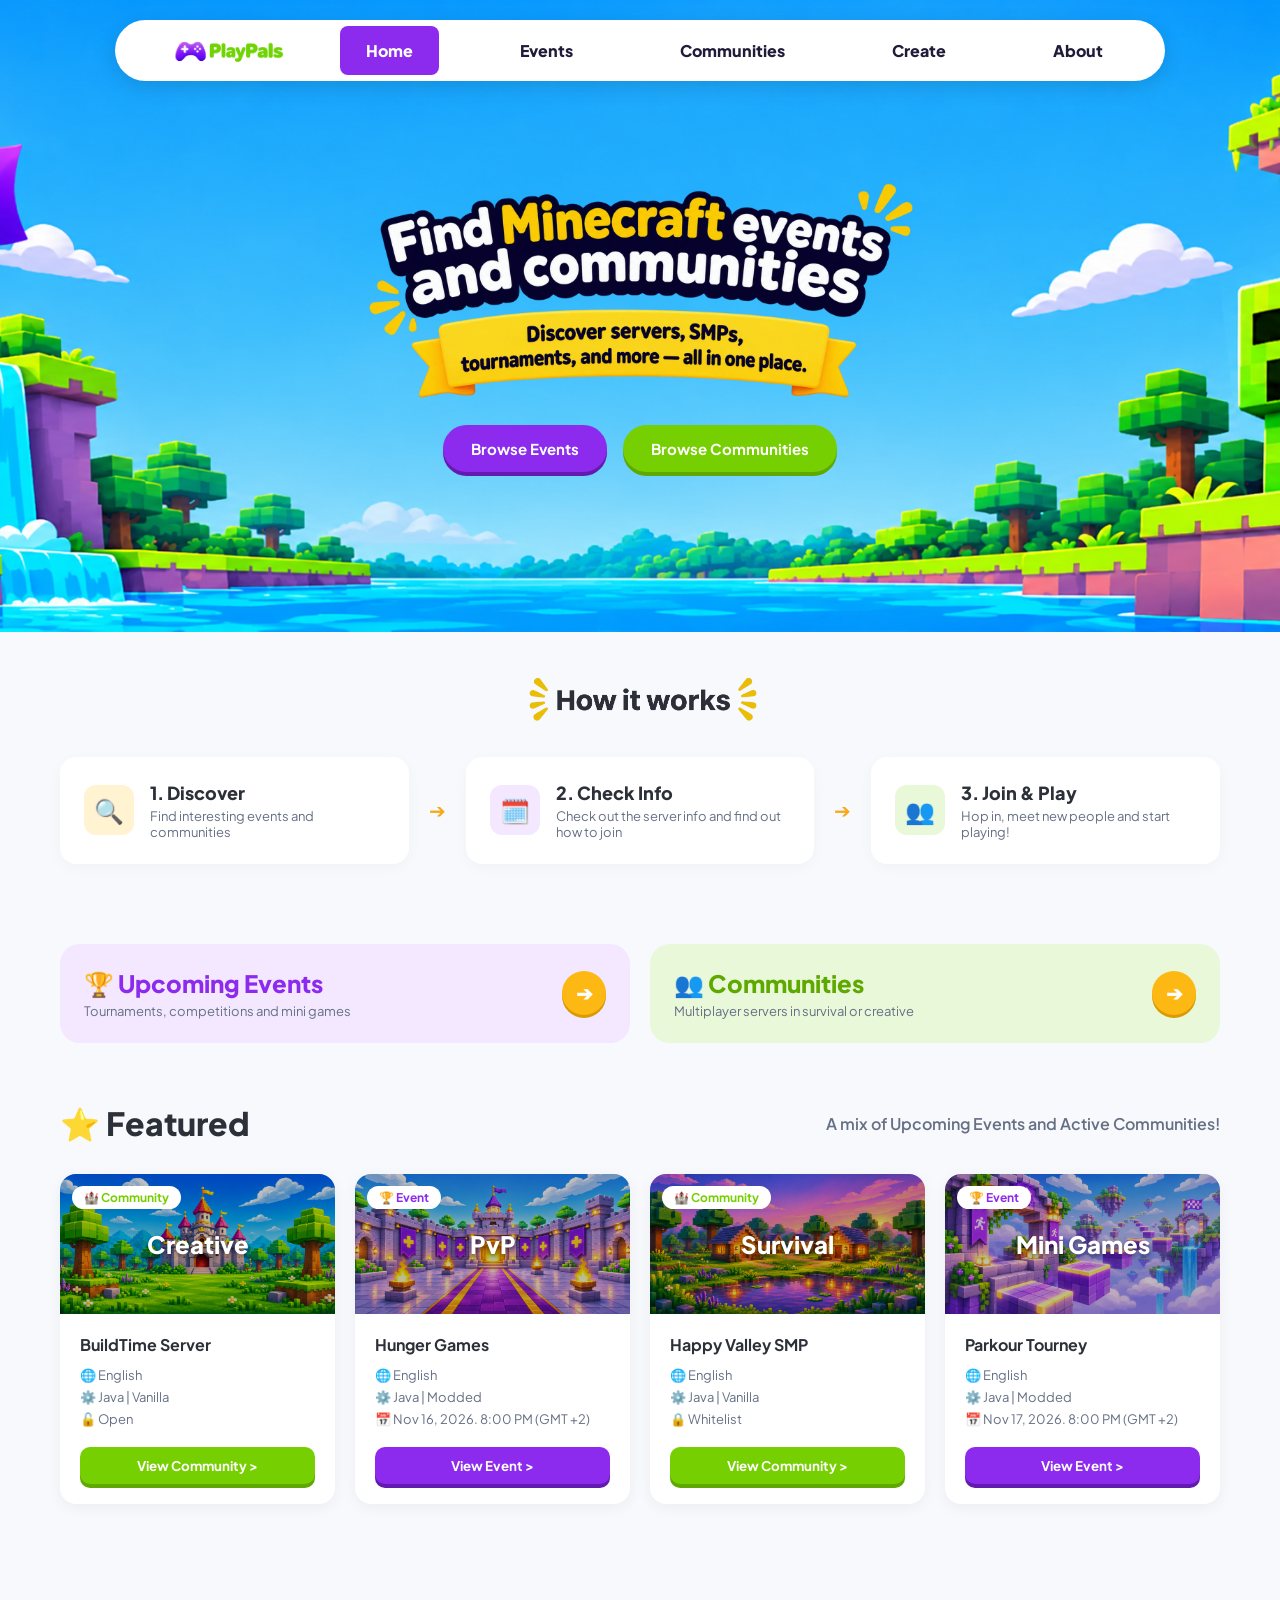
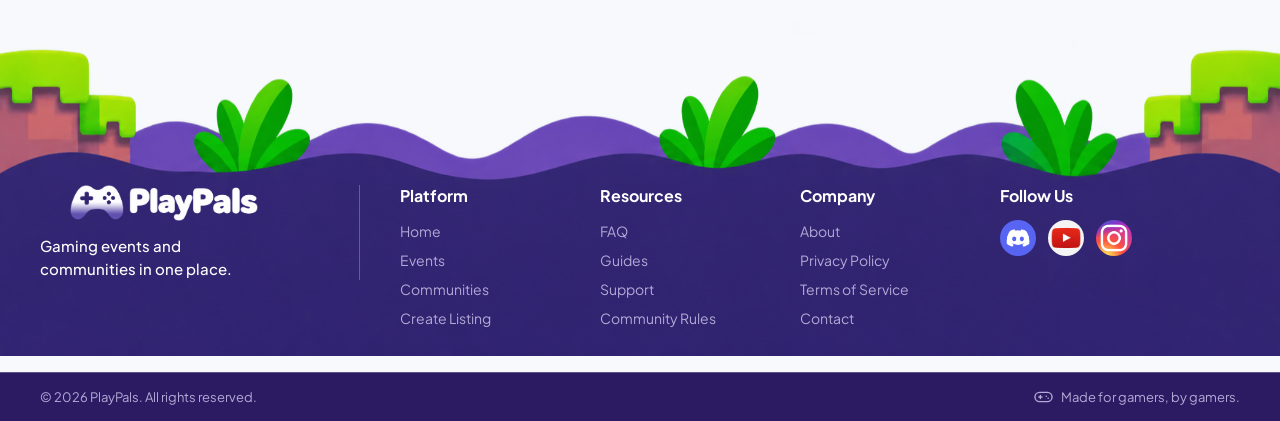
<file: index.html>
<!-- 
 TODO:
        need a larger footer bg, cause it's too small for tall phone screens
        need high res bg images

        fix Text formets eg. ⭐ Featured
        link the buttons
        remove dup buttons
        fix scaling to narrow windows/mobile phones
        make and connect all tha html files
            footer and nav are same in every page. Fix the footer in index and copy to other pages
        fix form output

        need logo for the window
        Write create page
        Connect to db
        Test db by sending and receiving data from the db
-->

<!DOCTYPE html>
<html lang="en">

<head>
    <meta charset="UTF-8" />
    <meta name="viewport" content="width=device-width, initial-scale=1.0" />
    <title>PlayPals - Find Minecraft events and communities</title>
    <link href="https://fonts.googleapis.com/css2?family=Plus+Jakarta+Sans:wght@400;600;700;800&display=swap"
        rel="stylesheet">
    <link href="style.css" rel="stylesheet">
    <!--get a icon for the website [done]-->
    <link rel="icon" href="favicon.ico" type="image/x-icon">

</head>

<!--
        

-->

<!--
      replace # with the appropriate page links
      -->

<body>

    <!-- Head nav -->

    <!-- hero section -->
    <section class="hero">
        <header>
            <div class="nav-container">
                <div class="logo">
                    <a href="index.html">
                        <img src="Images/mainlogo.png" alt="PlayPals Home">
                    </a>
                </div>
                <nav>
                    <ul>
                        <li class="active"><a href="#">Home</a></li>
                        <li><a href="events.html">Events</a></li>
                        <li><a href="communities.html">Communities</a></li>
                        <li><a href="create.html">Create</a></li>
                        <li><a href="about.html">About</a></li>
                    </ul>
                </nav>
            </div>
        </header>

        <div class="hero-content">
            <img src="Images/herobanner_title_combined.png" alt="Find Minecraft events and communities"
                class="hero-title-img">
                
                
                <!--Fix buttons-->
            <div class="hero-buttons">
                <button class="btn btn-purple">Browse Events</button>
                <button class="btn btn-green">Browse Communities</button>
            </div>
        </div>
    </section>

    <main class="container">

        <section>

            <!-- HOW IT WORKS -->
            <section class="how-it-works">
                <div class="section-title center">
                    <img src="Images/how_it_works.png" alt="How it works">
                    <!--<h2>👑 How it works 👑</h2>-->
                </div>

                <div class="steps-grid">
                    <div class="step-card">
                        <div class="step-icon yellow">🔍</div>
                        <div class="step-text">
                            <h4>1. Discover</h4>
                            <p>Find interesting events and communities</p>
                        </div>
                    </div>

                    <div style="text-align: center; color: #f7a81b; font-size: 20px;">➔</div>

                    <div class="step-card">
                        <div class="step-icon purple">🗓️</div>
                        <div class="step-text">
                            <h4>2. Check Info</h4>
                            <p>Check out the server info and find out how to join</p>
                        </div>
                    </div>

                    <div style="text-align: center; color: #f7a81b; font-size: 20px;">➔</div>

                    <div class="step-card">
                        <div class="step-icon green">👥</div>
                        <div class="step-text">
                            <h4>3. Join & Play</h4>
                            <p>Hop in, meet new people and start playing!</p>
                        </div>
                    </div>
                </div>
            </section>

            <!-- CATEGORY BANNERS -->
            <section class="category-grid">
                <div class="category-card purple">
                    <div class="category-info purple">
                        <h3>🏆 Upcoming Events</h3>
                        <p>Tournaments, competitions and mini games</p>
                    </div>
                    <div class="arrow-btn">➔</div>
                </div>

                <div class="category-card green">
                    <div class="category-info green">
                        <h3>👥 Communities</h3>
                        <p>Multiplayer servers in survival or creative</p>
                    </div>
                    <div class="arrow-btn">➔</div>
                </div>
            </section>
            <div class="section-title">
                <h2>⭐ Featured</h2>
                <p>A mix of Upcoming Events and Active Communities!</p>
            </div>

            <div class="cards-grid">
                <!-- Card 1 -->
                <div class="card">
                    <div class="card-banner creative">
                        <span class="card-tag tag-community">🏰 Community</span>
                        <div class="banner-title">Creative</div>
                    </div>
                    <div class="card-body">
                        <div class="card-title">BuildTime Server</div>
                        <ul class="card-details">
                            <li>🌐 English</li>
                            <li>⚙️ Java | Vanilla</li>
                            <li>🔓 Open</li>
                        </ul>
                        <button class="card-btn btn-green">View Community &gt;</button>
                    </div>
                </div>

                <!-- Card 2 -->
                <div class="card">
                    <div class="card-banner pvp">
                        <span class="card-tag tag-event">🏆 Event</span>
                        <div class="banner-title">PvP</div>
                    </div>
                    <div class="card-body">
                        <div class="card-title">Hunger Games</div>
                        <ul class="card-details">
                            <li>🌐 English</li>
                            <li>⚙️ Java | Modded</li>
                            <li>📅 Nov 16, 2026. 8:00 PM (GMT +2)</li>
                        </ul>
                        <button class="card-btn btn-purple">View Event &gt;</button>
                    </div>
                </div>

                <!-- Card 3 -->
                <div class="card">
                    <div class="card-banner survival">
                        <span class="card-tag tag-community">🏰 Community</span>
                        <div class="banner-title">Survival</div>
                    </div>
                    <div class="card-body">
                        <div class="card-title">Happy Valley SMP</div>
                        <ul class="card-details">
                            <li>🌐 English</li>
                            <li>⚙️ Java | Vanilla</li>
                            <li>🔒 Whitelist</li>
                        </ul>
                        <button class="card-btn btn-green">View Community &gt;</button>
                    </div>
                </div>

                <!-- Card 4 -->
                <div class="card">
                    <div class="card-banner minigames">
                        <span class="card-tag tag-event">🏆 Event</span>
                        <div class="banner-title">Mini Games</div>
                    </div>
                    <div class="card-body">
                        <div class="card-title">Parkour Tourney</div>
                        <ul class="card-details">
                            <li>🌐 English</li>
                            <li>⚙️ Java | Modded</li>
                            <li>📅 Nov 17, 2026. 8:00 PM (GMT +2)</li>
                        </ul>
                        <button class="card-btn btn-purple">View Event &gt;</button>
                    </div>
                </div>
            </div>
        </section>

    </main>

    <!--
      replace # with the appropriate page links
    -->
    <footer>
        <div class="footer-content">
            <div class="footer-brand">
                <div class="logo">
                    <img src="Images/logo_footer.png" alt="logo_footer">
                </div>
                <h3>Gaming events and<br>communities in one place.</h3>
            </div>

            <div class="footer-column">
                <h5>Platform</h5>
                <ul>
                    <li><a href="index.html">Home</a></li>
                    <li><a href="events.html">Events</a></li>
                    <li><a href="communities.html">Communities</a></li>
                    <li><a href="create.html">Create Listing</a></li>
                </ul>
            </div>

            <div class="footer-column">
                <h5>Resources</h5>
                <ul>
                    <li><a href="faq.html">FAQ</a></li>
                    <li><a href="#">Guides</a></li>
                    <li><a href="#">Support</a></li>
                    <li><a href="#">Community Rules</a></li>
                </ul>
            </div>

            <div class="footer-column">
                <h5>Company</h5>
                <ul>
                    <li><a href="about.html">About</a></li>
                    <li><a href="#">Privacy Policy</a></li>
                    <li><a href="#">Terms of Service</a></li>
                    <li><a href="#">Contact</a></li>
                </ul>
            </div>

            <div class="footer-column">
                <h5>Follow Us</h5>
                <div class="social-links">
                    <a href="#" class="footer_link_icons"><img src="Images/discordicon.png" alt="discord icon"></a>
                    <a href="#" class="footer_link_icons"><img src="Images/yt.png" alt="yt icon"></a>
                    <a href="#" class="footer_link_icons"><img src="Images/igicon.png" alt="IG icon"></a>
                </div>
            </div>
        </div>

        <div class="subfooter">
            <div class="subfooter-content">
                <span>&copy; 2026 PlayPals. All rights reserved.</span>
                <span>Made for gamers, by gamers.</span>
            </div>
        </div>
    </footer>

</body>

</html>
</file>
<file: style.css>
:root {
        --purple-primary: #8C2bee;
        --purple-dark: #631baf;
        --purple-footer: #2b1d5c;
        --purple-subfooter: #1e1344;
        --green-primary: #76cf00;
        --green-dark: #5fa800;
        --yellow-badge: #f7a81b;
        --text-main: #2c3038;
        --text-muted: #667085;
        --bg-light: #f7f9fc;
    }

    * {
        box-sizing: border-box;
        margin: 0;
        padding: 0;
        font-family: 'Plus Jakarta Sans', sans-serif;
    }

    body {
        background-color: var(--bg-light);
        color: var(--text-main);
    }

    a {
        text-decoration: none;
        color: inherit;
    }

    /* HEADER & NAV */
    header {
        background: transparent;
        padding: 20px 20px 0;
        display: flex;
        justify-content: center;
        position: relative;
        z-index: 100;
    }

    .nav-container {
        background: #ffffff;
        width: 100%;
        max-width: 1050px;
        padding: 6px 36px 6px 28px;
        border-radius: 50px;
        /* Creates the white pill shape */
        display: flex;
        align-items: center;
        justify-content: space-between;
        box-shadow: 0 6px 20px rgba(0, 0, 0, 0.12);
    }

    .logo img {
        padding-left: 30px;
        height: 38px;
        width: auto;
        display: block;
    }

    nav ul {
        display: flex;
        list-style: none;
        gap: 55px;
        align-items: center;
        margin: 0;
        padding: 0;
    }

    nav a {
        display: inline-block;
        font-weight: 800;
        font-size: 16px;
        color: #1f1b38;
        padding: 14px 26px;
        border-radius: 8px;
        /* Slightly rounded corners for the active box */
        transition: all 0.2s ease;
    }

    nav li.active a,
    nav a:hover {
        background: #8c2bee;
        color: #ffffff;
    }

    /* Adjust top padding of .hero since header is now inside it */
    .hero {
        background: url('Images/herobanner_short.png') no-repeat center bottom / cover;
        min-height: clamp(500px, 68vh, 660px);
        padding: 0 20px 160px;
        text-align: center;
        position: relative;
        overflow: hidden;
        box-sizing: border-box;
    }



    .hero-content {
        max-width: 800px;
        margin: 0 auto;
        padding-top: 100px;
        /* Increase or decrease this single value to move the title & buttons up/down */
        display: flex;
        flex-direction: column;
        align-items: center;
        position: relative;
        z-index: 2;
    }

    .hero-title-img {
        width: 100%;
        max-width: 560px;
        /* Controls the size of the title graphic */
        height: auto;
        display: block;
        margin-bottom: 24px;
        /* Space between the yellow ribbon and the buttons */
    }

    .hero-content img {
        width: 100%;
        /* Fills the 36x36 container */
        height: 100%;
        object-fit: cover;
        /* Use 'contain' if the PNG already has transparent padding */
        display: block;
    }

    .hero h1 {
        font-size: 48px;
        font-weight: 800;
        color: #ffffff;
        text-shadow: 0 4px 0 rgba(0, 0, 0, 0.2), 0 0 10px rgba(0, 0, 0, 0.1);
        margin-bottom: 12px;
        letter-spacing: -0.5px;
    }



    .hero-buttons {
        display: flex;
        justify-content: center;
        gap: 16px;
    }

    .btn {
        padding: 14px 28px;
        border-radius: 25px;
        font-weight: 700;
        font-size: 15px;
        color: white;
        cursor: pointer;
        display: inline-flex;
        align-items: center;
        gap: 8px;
        border: none;
        box-shadow: 0 4px 0 rgba(0, 0, 0, 0.15);
        transition: transform 0.1s;
    }

    .btn:active {
        transform: translateY(2px);
    }

    .btn-purple {
        background: var(--purple-primary);
        box-shadow: 0 4px 0 var(--purple-dark);
    }

    .btn-green {
        background: var(--green-primary);
        box-shadow: 0 4px 0 var(--green-dark);
    }

    /* MAIN CONTAINER */
    .container {
        max-width: 1200px;
        margin: 0 auto;
        padding: 40px 20px;
    }

    .section-title {
        margin-bottom: 30px;
        display: flex;
        flex-direction: row;
        justify-content: space-between;
        /* Pushes h2 to the left and p to the right */
        align-items: center;
        /* Aligns them vertically in the center */
        width: 100%;
    }

    .section-title h2 {
        font-size: 32px;
        font-weight: 800;
        display: inline-flex;
        align-items: center;
        gap: 10px;
        margin: 0;

    }

    /* Centers the "How it works" title without affecting "Featured" */
    .section-title.center {
        justify-content: center;
        text-align: center;
    }

    .section-title.center img {
        height: 55px;
        /* Adjust between 36px and 48px to match your desired title size */
        width: auto;
        display: block;
        mix-blend-mode: multiply;
        /* Blends the JPEG's light background seamlessly into your page background */
    }

    .steps-grid {
        display: flex !important;
        flex-direction: row;
        justify-content: center;
        align-items: center;
        gap: 12px;
        flex-wrap: nowrap;
    }

    .step-card {
        background: white;
        border-radius: 16px;
        padding: 20px;
        display: flex;
        align-items: center;
        gap: 14px;
        box-shadow: 0 4px 15px rgba(0, 0, 0, 0.03);
        flex: 1;
        /* Makes all 3 cards share equal width */
        min-width: 0;
        /* Prevents long text from forcing a card to wrap */
    }

    .section-title p {
        color: var(--text-muted);
        font-weight: 600;
        margin: 0;
        text-align: right;
        /* Keeps text aligned cleanly to the right */
    }

    /* CARDS GRID */
    .cards-grid {
        display: grid;
        grid-template-columns: repeat(auto-fit, minmax(260px, 1fr));
        gap: 20px;
        margin-bottom: 50px;
    }

    .card {
        background: white;
        border-radius: 16px;
        overflow: hidden;
        box-shadow: 0 4px 15px rgba(0, 0, 0, 0.05);
        display: flex;
        flex-direction: column;
    }

    .card-banner {
        height: 140px;
        position: relative;
        background-size: cover;
        background-position: center;
        display: flex;
        align-items: center;
        justify-content: center;
    }

    .card-banner.creative {
        background: linear-gradient(rgba(0, 0, 0, 0.25), rgba(0, 0, 0, 0.25)),
            url('Images/creative.png') no-repeat center center / cover;
    }

    .card-banner.pvp {
        background: linear-gradient(rgba(0, 0, 0, 0.25), rgba(0, 0, 0, 0.25)),
            url('Images/pvp.png') no-repeat center center / cover;
    }

    .card-banner.survival {
        background: linear-gradient(rgba(0, 0, 0, 0.25), rgba(0, 0, 0, 0.25)),
            url('Images/smp.png') no-repeat center center / cover;
    }

    .card-banner.minigames {
        background: linear-gradient(rgba(0, 0, 0, 0.25), rgba(0, 0, 0, 0.25)),
            url('Images/parkour.png') no-repeat center center / cover;
    }

    .card-tag {
        position: absolute;
        top: 12px;
        left: 12px;
        background: white;
        padding: 4px 12px;
        border-radius: 12px;
        font-size: 12px;
        font-weight: 700;
        display: flex;
        align-items: center;
        gap: 6px;
    }

    .tag-community {
        color: var(--green-primary);
    }

    .tag-event {
        color: var(--purple-primary);
    }

    .banner-title {
        color: white;
        font-size: 24px;
        font-weight: 800;
        text-shadow: 0 2px 4px rgba(0, 0, 0, 0.5);
    }

    .card-body {
        padding: 20px;
        flex: 1;
    }

    .card-title {
        font-size: 16px;
        font-weight: 700;
        margin-bottom: 12px;
    }

    .card-details {
        list-style: none;
        font-size: 13px;
        color: var(--text-muted);
        margin-bottom: 20px;
    }

    .card-details li {
        margin-bottom: 6px;
        display: flex;
        align-items: center;
        gap: 8px;
    }

    .card-btn {
        width: 100%;
        padding: 10px;
        border: none;
        border-radius: 10px;
        font-weight: 700;
        color: white;
        cursor: pointer;
        text-align: center;
    }

    /* CATEGORY CARDS */
    .category-grid {
        display: grid;
        grid-template-columns: repeat(auto-fit, minmax(300px, 1fr));
        gap: 20px;
        margin-bottom: 60px;
    }

    .category-card {
        padding: 24px;
        border-radius: 20px;
        display: flex;
        align-items: center;
        justify-content: space-between;
    }

    .category-card.purple {
        background: #f3e8ff;
    }

    .category-card.green {
        background: #e8f8d9;
    }

    .category-info h3 {
        font-size: 24px;
        font-weight: 800;
    }

    .category-info.purple h3 {
        color: var(--purple-primary);
    }

    .category-info.green h3 {
        color: var(--green-dark);
    }

    .category-info p {
        font-size: 13px;
        color: var(--text-muted);
        margin-top: 4px;
    }

    .arrow-btn {
        width: 44px;
        height: 44px;
        border-radius: 50%;
        background: #fdb813;
        display: flex;
        align-items: center;
        justify-content: center;
        color: white;
        font-size: 20px;
        font-weight: 800;
        box-shadow: 0 3px 0 #d99b00;
    }

    /* HOW IT WORKS */
    .how-it-works {
        margin-bottom: 80px;
    }

    .steps-grid {
        display: grid;
        grid-template-columns: repeat(auto-fit, minmax(250px, 1fr));
        gap: 20px;
        align-items: center;
    }

    .step-card {
        background: white;
        border-radius: 16px;
        padding: 24px;
        display: flex;
        align-items: center;
        gap: 16px;
        box-shadow: 0 4px 15px rgba(0, 0, 0, 0.03);
    }

    .step-icon {
        width: 50px;
        height: 50px;
        border-radius: 12px;
        display: flex;
        align-items: center;
        justify-content: center;
        font-size: 24px;
        flex-shrink: 0;
    }

    .step-icon.yellow {
        background: #fff3d1;
        color: #f7a81b;
    }

    .step-icon.purple {
        background: #f3e8ff;
        color: var(--purple-primary);
    }

    .step-icon.green {
        background: #e8f8d9;
        color: var(--green-primary);
    }

    .step-text h4 {
        font-size: 18px;
        font-weight: 800;
        margin-bottom: 4px;
    }

    .step-text p {
        font-size: 13px;
        color: var(--text-muted);
    }


    /* footer */
    footer {
        background-color: transparent;
        background-image: url('Images/footer.png');
        background-repeat: no-repeat;
        background-position: center -14vw;
        background-size: 100% auto;
        color: white;
        padding-top: clamp(90px, 14vw, 1500px); 
    }

    .footer-content {
        background-color: rgba(57, 44, 108, 0.0);
        max-width: 100%;
        margin: 0 auto;
        padding: 12px max(20px, calc((100% - 1200px) / 2)) 36px;
        display: grid;
        grid-template-columns: 2fr repeat(3, 1fr) 1.5fr;
        gap: 40px;
        align-items: start;
    }

    .footer-brand {
        border-right: 1px solid rgba(255, 255, 255, 0.25);
        padding-right: 24px;
    }

    .footer-brand .logo {
        margin-bottom: 14px;
    }

    .footer-brand .logo img {
        height: 36px;
        width: auto;
        display: block;
    }

    .footer-brand h3 {
        color: #ffffff;
        font-size: 15px;
        font-weight: 500;
        line-height: 1.5;
        margin: 0;
    }

    .footer-column h5 {
        font-size: 16px;
        font-weight: 700;
        margin-bottom: 14px;
        color: #ffffff;
    }

    .footer-column ul {
        list-style: none;
        padding: 0;
        margin: 0;
    }

    .footer-column li {
        margin-bottom: 8px;
    }

    .footer-column a {
        color: #b3a9d6;
        font-size: 14px;
        text-decoration: none;
        transition: color 0.2s;
    }

    .footer-column a:hover {
        color: #ffffff;
    }

    .social-links {
        display: flex;
        gap: 12px;
        align-items: center;
    }

    .footer_link_icons {
        width: 36px;
        height: 36px;
        border-radius: 50%;
        display: flex;
        align-items: center;
        justify-content: center;
        overflow: hidden;
        transition: transform 0.2s ease, opacity 0.2s ease;
    }

    .footer_link_icons:hover {
        transform: translateY(-2px);
        opacity: 0.9;
    }

    .footer_link_icons img {
        width: 100%;
        height: 100%;
        object-fit: cover;
        display: block;
    }

    .subfooter {
        background-color: #2c1b63;
        padding: 16px 20px;
        font-size: 13px;
        color: #b3a9d6;
        border-top: 1px solid rgba(255, 255, 255, 0.25);
    }

    .subfooter-content {
        max-width: 1200px;
        margin: 0 auto;
        display: flex;
        justify-content: space-between;
        align-items: center;
        flex-wrap: wrap;
        gap: 12px;
    }

    .subfooter-content span:last-child {
        display: inline-flex;
        align-items: center;
        gap: 8px;
    }

    .subfooter-content span:last-child::before {
        content: "";
        width: 20px;
        height: 14px;
        display: inline-block;
        background-repeat: no-repeat;
        background-position: center;
        background-size: contain;
        background-image: url("data:image/svg+xml,%3Csvg xmlns='http://www.w3.org/2000/svg' viewBox='0 0 24 18' fill='none' stroke='%23b3a9d6' stroke-width='1.8' stroke-linecap='round' stroke-linejoin='round'%3E%3Crect x='1' y='3' width='22' height='12' rx='6'/%3E%3Cpath d='M6 9h4M8 7v4'/%3E%3Ccircle cx='15.5' cy='8' r='1' fill='%23b3a9d6' stroke='none'/%3E%3Ccircle cx='18' cy='10.5' r='1' fill='%23b3a9d6' stroke='none'/%3E%3C/svg%3E");
    }

    /* Responsive adjustments */
    @media (max-width: 768px) {
        footer {
            background-size: 160% auto;
            background-position: center -18vw;
            padding-top: 24vw;
        }

        .footer-content {
            grid-template-columns: 1fr 1fr;
            gap: 28px;
        }

        .footer-brand {
            grid-column: 1 / -1;
            border-right: none;
            border-bottom: 1px solid rgba(255, 255, 255, 0.25);
            padding-right: 0;
            padding-bottom: 20px;
        }
    }

    @media (max-width: 480px) {
        .footer-content {
            grid-template-columns: 1fr;
        }
    }
</file>
